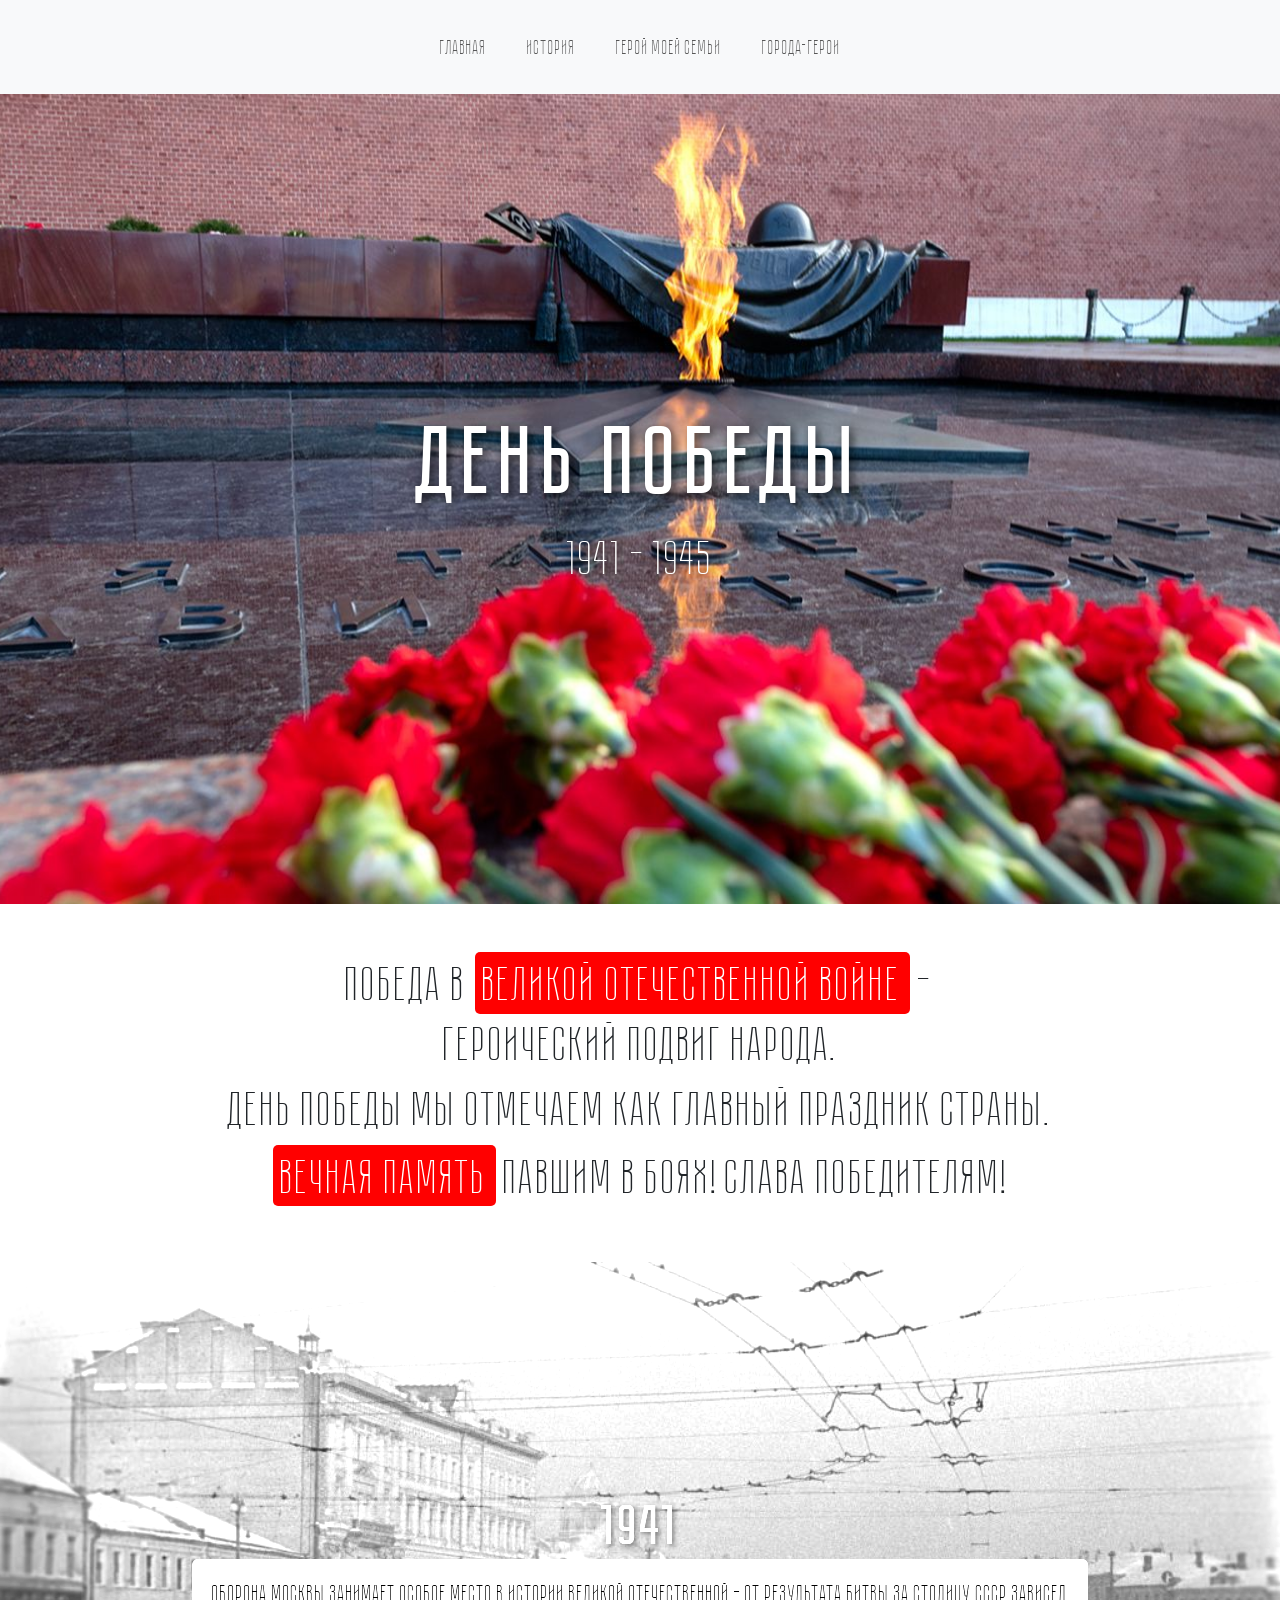
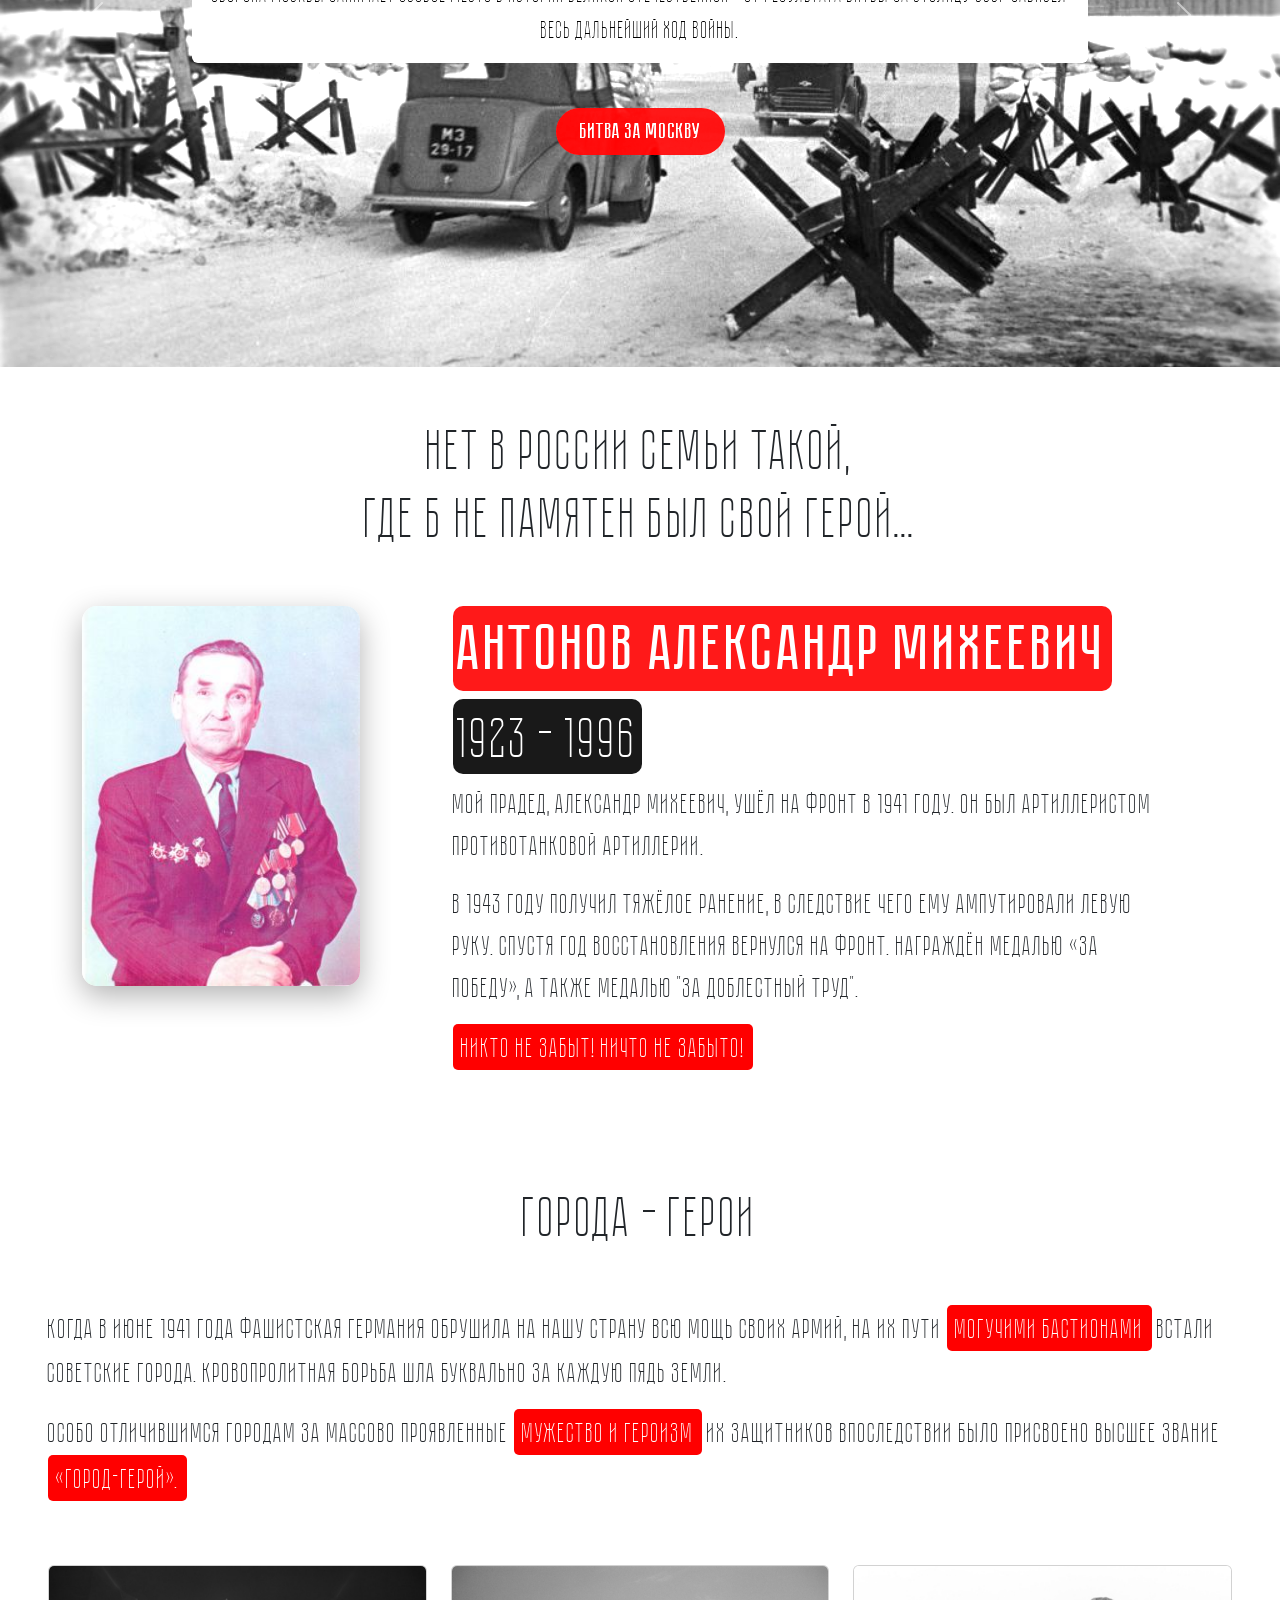
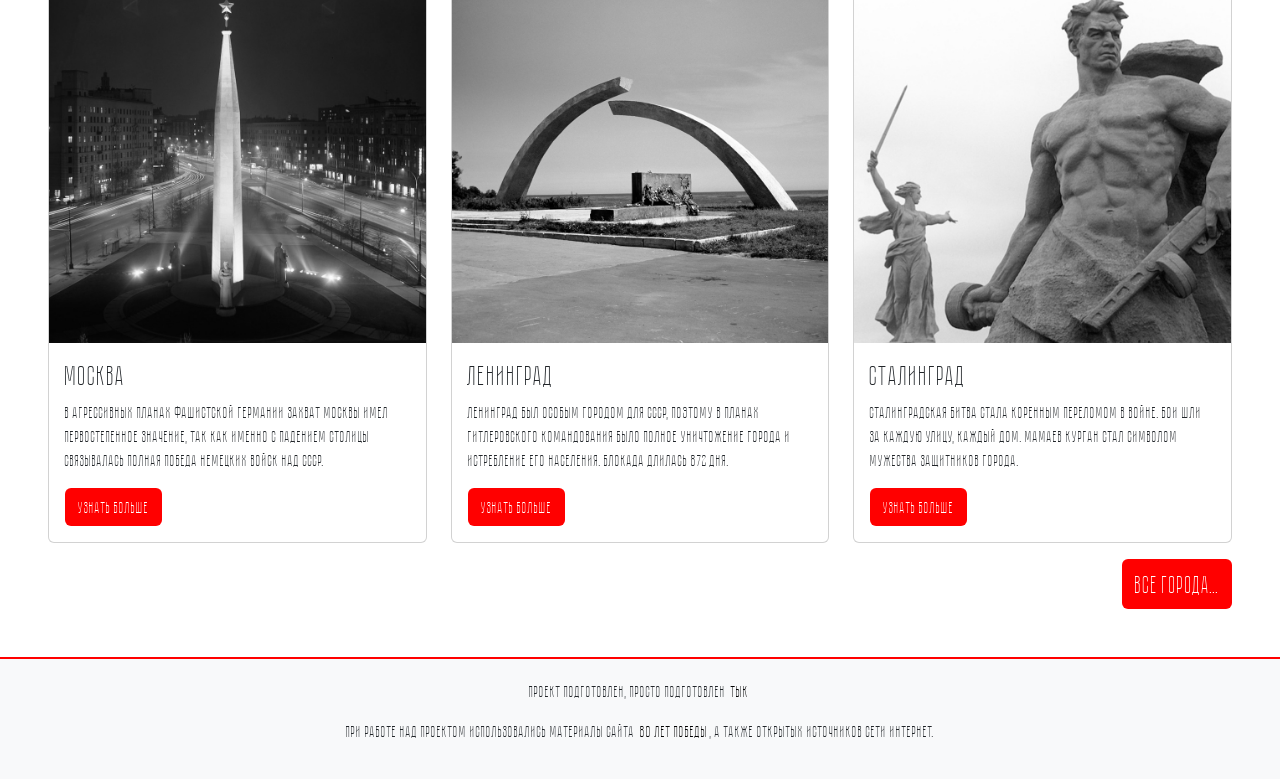
<file: index.html>
<!DOCTYPE html>
<html lang="ru">
<head>
    <meta charset="UTF-8">
    <meta name="viewport" content="width=device-width, initial-scale=1.0">
    <title>День Победы — 9 мая</title>
    <link href="https://cdn.jsdelivr.net/npm/bootstrap@5.3.3/dist/css/bootstrap.min.css" rel="stylesheet">
    <link rel="stylesheet" href="assets/style/style.css">
</head>
<body>

    <nav class="navbar navbar-expand-lg bg-body-tertiary">
        <div class="container-fluid p-3">
            <a class="navbar-brand d-block d-lg-none" href="index.html">День Победы</a>
            <button class="navbar-toggler" type="button" data-bs-toggle="collapse" data-bs-target="#header-nav" aria-controls="header-nav" aria-expanded="false" aria-label="Toggle navigation">
                <span class="navbar-toggler-icon"></span>
            </button>
            <div class="collapse navbar-collapse justify-content-md-center fs-5" id="header-nav">
                <div class="navbar-nav">
                    <a class="nav-link me-4" href="index.html">Главная</a>
                    <a class="nav-link me-4" href="#history">История</a>
                    <a class="nav-link me-4" href="#hero">Герой моей семьи</a>
                    <a class="nav-link" href="#hero-city">Города-герои</a>
                </div>
            </div>
        </div>
    </nav>

    <section class="banner">
        <div class="content w-100">
            <h1>День Победы</h1>
            <h2>1941 — 1945</h2>
        </div>
    </section>

    <main>
        <div class="history p-5 text-center" id="history">
            <h2 class="display-5">
                Победа в <span class="select">Великой Отечественной войне</span> — <br> героический подвиг народа.
            </h2>
            <h2 class="display-5">
                День Победы мы отмечаем как главный праздник страны.
            </h2>
            <h2 class="display-5">
                <span class="select">Вечная память</span> павшим в боях! Слава победителям!
            </h2>
        </div>

        <div id="eventsCarousel" class="carousel slide" data-bs-ride="carousel">
            <div class="carousel-inner">
                <div class="carousel-item active">
                    <img src="assets/media/carousel/battle-for-Moscow.jpg" class="d-block w-100" alt="Битва за Москву">
                    <div class="carousel-caption d-none d-md-block">
                        <div class="carousel-date display-4 fw-bold">1941</div>
                        <div class="carousel-text p-3 rounded">
                            <p class="mb-0">Оборона Москвы занимает особое место в истории Великой Отечественной — от результата битвы за столицу СССР зависел весь дальнейший ход войны.</p>
                        </div>
                        <div class="carousel-title p-2 px-4 rounded-pill">Битва за Москву</div>
                    </div>
                </div>
                <div class="carousel-item">
                    <img src="assets/media/carousel/defense-of-Leningrad.jpg" class="d-block w-100" alt="Оборона Ленинграда">
                    <div class="carousel-caption d-none d-md-block">
                        <div class="carousel-date display-4 fw-bold">1941—1944</div>
                        <div class="carousel-text p-3 rounded">
                            <p class="mb-0">Оборона Ленинграда стала тяжелейшим испытанием для жителей города на Неве и воинов Красной Армии. 872 страшных дня. Стойкость и сила помогли выстоять.</p>
                        </div>
                        <div class="carousel-title p-2 px-4 rounded-pill">Оборона Ленинграда</div>
                    </div>
                </div>
                <div class="carousel-item">
                    <img src="assets/media/carousel/defense-of-Sevastopol.jpg" class="d-block w-100" alt="Оборона Севастополя">
                    <div class="carousel-caption d-none d-md-block">
                        <div class="carousel-date display-4 fw-bold">1941—1942</div>
                        <div class="carousel-text p-3 rounded">
                            <p class="mb-0">Оборона Севастополя — великий подвиг советских воинов. 250 дней враг не мог сломить сопротивление защитников города русской славы.</p>
                        </div>
                        <div class="carousel-title p-2 px-4 rounded-pill">Оборона Севастополя</div>
                    </div>
                </div>
                <div class="carousel-item">
                    <img src="assets/media/carousel/battle-of-Stalingrad.jpg" class="d-block w-100" alt="Сталинградская битва">
                    <div class="carousel-caption d-none d-md-block">
                        <div class="carousel-date display-4 fw-bold">1942—1943</div>
                        <div class="carousel-text p-3 rounded">
                            <p class="mb-0">Сталинградская битва изменила историю и переломила ход всей Второй мировой войны. Коренной перелом.</p>
                        </div>
                        <div class="carousel-title p-2 px-4 rounded-pill">Сталинградская битва</div>
                    </div>
                </div>
                <div class="carousel-item">
                    <img src="assets/media/carousel/battle-of-Kursk.jpg" class="d-block w-100" alt="Курская битва">
                    <div class="carousel-caption d-none d-md-block">
                        <div class="carousel-date display-4 fw-bold">1943</div>
                        <div class="carousel-text p-3 rounded">
                            <p class="mb-0">Важнейшим событием всей Второй мировой войны летом 1943 года стала битва на Курской дуге. Броня в огне.</p>
                        </div>
                        <div class="carousel-title p-2 px-4 rounded-pill">Курская битва</div>
                    </div>
                </div>
                <div class="carousel-item">
                    <img src="assets/media/carousel/storming-Berlin.jpg" class="d-block w-100" alt="Штурм Берлина">
                    <div class="carousel-caption d-none d-md-block">
                        <div class="carousel-date display-4 fw-bold">1945</div>
                        <div class="carousel-text p-3 rounded">
                            <p class="mb-0">Берлинская операция Красной Армии (16 апреля – 8 мая 1945 года) стала завершающей битвой Великой Отечественной войны. Последний рывок.</p>
                        </div>
                        <div class="carousel-title p-2 px-4 rounded-pill">Штурм Берлина</div>
                    </div>
                </div>
            </div>
            <button class="carousel-control-prev" type="button" data-bs-target="#eventsCarousel" data-bs-slide="prev">
                <span class="carousel-control-prev-icon" aria-hidden="true"></span>
                <span class="visually-hidden">Предыдущий</span>
            </button>
            <button class="carousel-control-next" type="button" data-bs-target="#eventsCarousel" data-bs-slide="next">
                <span class="carousel-control-next-icon" aria-hidden="true"></span>
                <span class="visually-hidden">Следующий</span>
            </button>
        </div>

        <section class="hero p-5" id="hero">
            <h2 class="display-4 text-center pb-5">
                Нет в России семьи такой, <br> Где б не памятен был свой герой...
            </h2>
            <div class="hero-info row d-flex justify-content-evenly">
                <div class="col col-12 col-md-3 hero mb-3 text-center">
                    <img src="assets/media/hero.jpeg" alt="Герой моей семьи" class="hero-photo img-fluid">
                </div>
                <div class="col col-12 col-md-8 hero-history px-5">
                    <h2 class="hero-name display-3 p-1">Антонов Александр Михеевич</h2>
                    <h3 class="hero-date display-4 p-1">1923 — 1996</h3>
                    <p class="fs-3">Мой прадед, Александр Михеевич, ушёл на фронт в 1941 году. Он был артиллеристом противотанковой артиллерии. </p>
                    <p class="fs-3">В 1943 году получил тяжёлое ранение, в следствие чего ему ампутировали левую руку. Спустя год восстановления вернулся на фронт. Награждён медалью «За Победу», а также медалью "За доблестный труд".</p>
                    <p class="fs-3"><span class="select">Никто не забыт! Ничто не забыто!</span></p>
                </div>
            </div>
        </section>

        <section class="hero-city p-5" id="hero-city">
            <h2 class="display-4 text-center pb-5">Города — герои</h2>
            <p class="fs-3">
                Когда в июне 1941 года фашистская Германия обрушила на нашу страну всю мощь своих армий, на их пути 
                <span class="select">могучими бастионами</span> встали советские города. Кровопролитная борьба шла буквально за каждую пядь земли.
            </p>
            <p class="fs-3 pb-5">
                Особо отличившимся городам за массово проявленные 
                <span class="select">мужество и героизм</span> их защитников впоследствии было присвоено высшее звание 
                <span class="select">«Город-герой».</span>
            </p>
            <div class="cards d-flex justify-content-evenly row row-cols-1 row-cols-md-3 g-4">
                <div class="col">
                    <div class="card h-100">
                        <img src="assets/media/hero-city/moskow.jpg" class="card-img-top" alt="Москва">
                        <div class="card-body">
                            <h5 class="card-title fs-3">Москва</h5>
                            <p class="card-text">В агрессивных планах фашистской Германии захват Москвы имел первостепенное значение, так как именно с падением столицы связывалась полная победа немецких войск над СССР.</p>
                            <a href="https://may9.ru/our-victory/city-hero/moscow/" target="_blank" class="btn stretched-link">Узнать больше</a>
                        </div>
                    </div>
                </div>
                <div class="col">
                    <div class="card h-100">
                        <img src="assets/media/hero-city/leningrad.jpg" class="card-img-top" alt="Ленинград">
                        <div class="card-body">
                            <h5 class="card-title fs-3">Ленинград</h5>
                            <p class="card-text">Ленинград был особым городом для СССР, поэтому в планах гитлеровского командования было полное уничтожение города и истребление его населения. Блокада длилась 872 дня.</p>
                            <a href="https://may9.ru/our-victory/city-hero/leningrad/" target="_blank" class="btn stretched-link">Узнать больше</a>
                        </div>
                    </div>
                </div>
                <div class="col">
                    <div class="card h-100">
                        <img src="assets/media/hero-city/stalingrad.jpg" class="card-img-top" alt="Сталинград">
                        <div class="card-body">
                            <h5 class="card-title fs-3">Сталинград</h5>
                            <p class="card-text">Сталинградская битва стала коренным переломом в войне. Бои шли за каждую улицу, каждый дом. Мамаев курган стал символом мужества защитников города.</p>
                            <a href="https://may9.ru/our-victory/city-hero/stalingrad/" target="_blank" class="btn stretched-link">Узнать больше</a>
                        </div>
                    </div>
                </div>
            </div>
            <div class="d-flex justify-content-end">
                <a href="hero-city.html" class="btn fs-4 mt-3">Все города...</a>
            </div>
        </section>
    </main>

    <footer class="footer text-center p-1">
        <div class="content p-3">
            <p>Проект подготовлен, просто подготовлен <a href="https://vk.com/feed" target="_blank">ТЫК</a></p>
            <p>При работе над проектом использовались материалы сайта <a href="https://may9.ru/" target="_blank">80 лет Победы</a>, а также открытых источников сети Интернет.</p>
        </div>
    </footer>

    <script src="https://cdn.jsdelivr.net/npm/bootstrap@5.3.3/dist/js/bootstrap.bundle.min.js"></script>
</body>
</html>
</file>
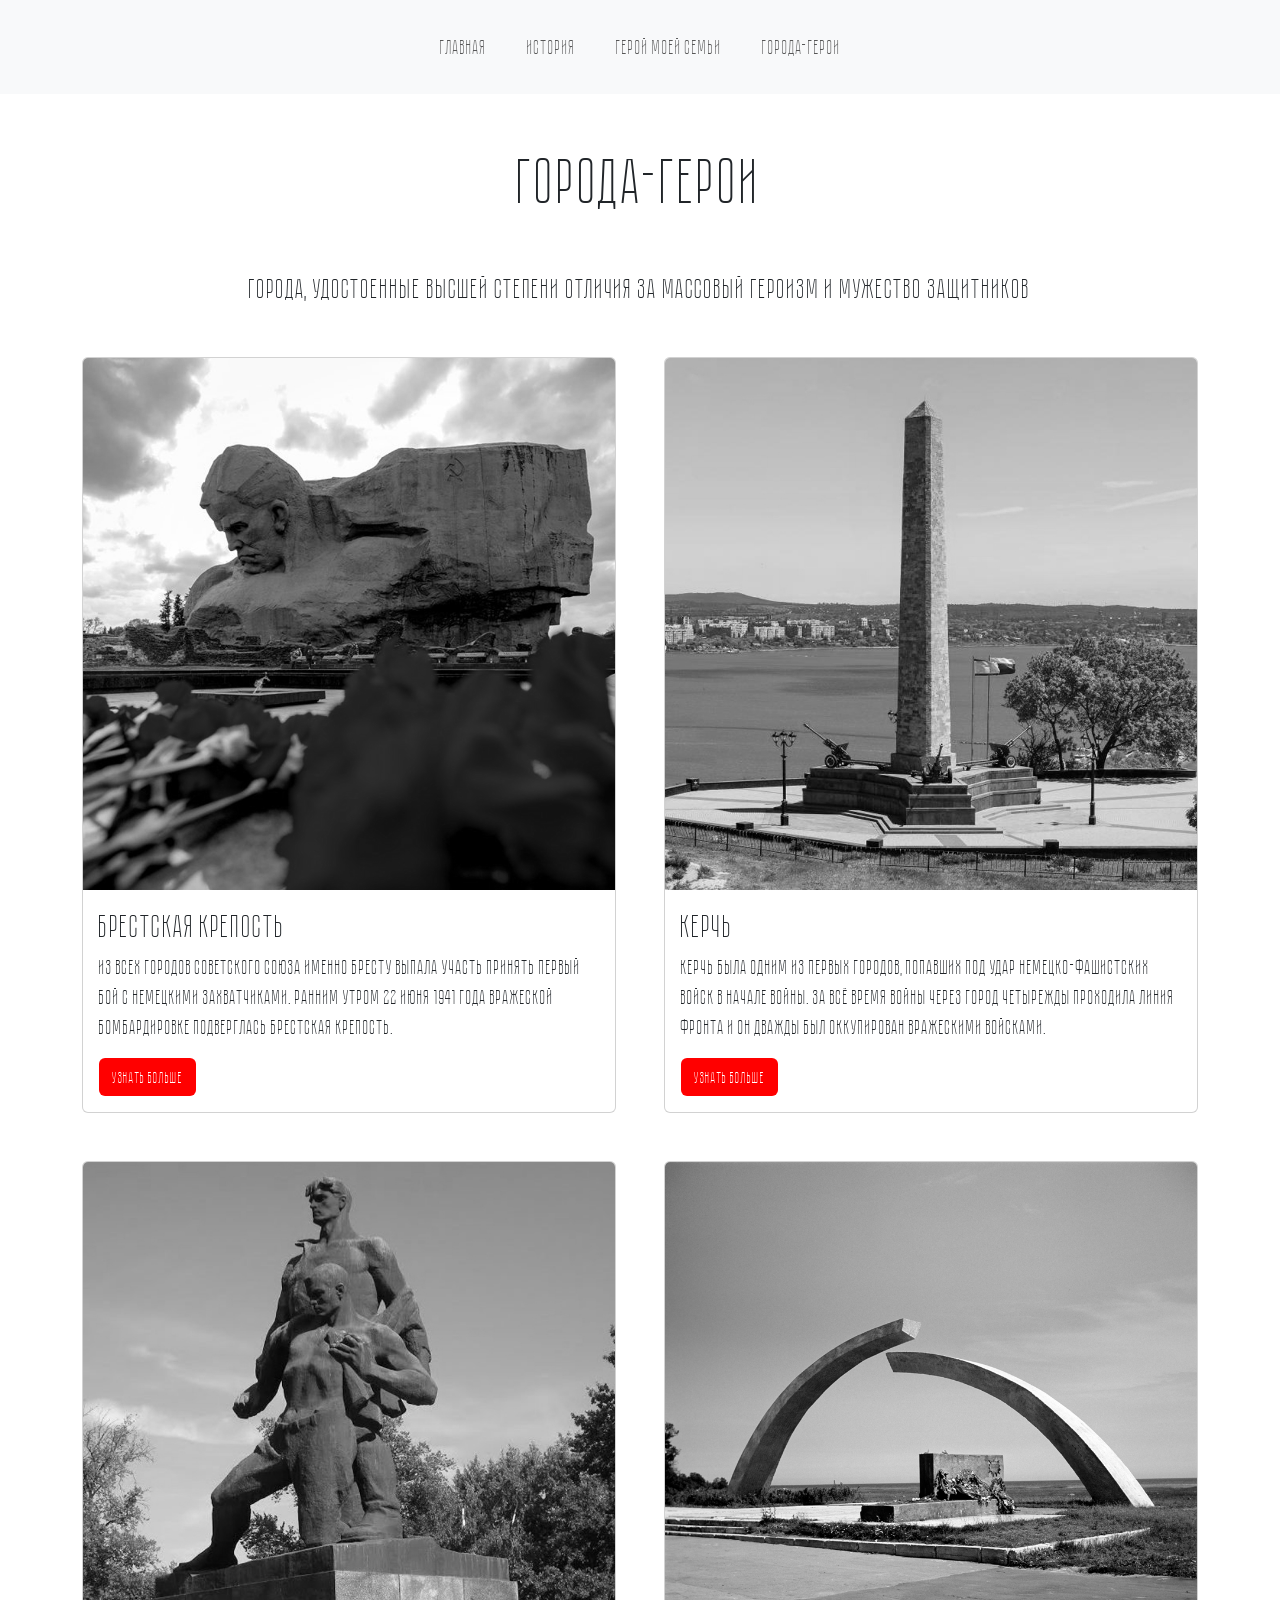
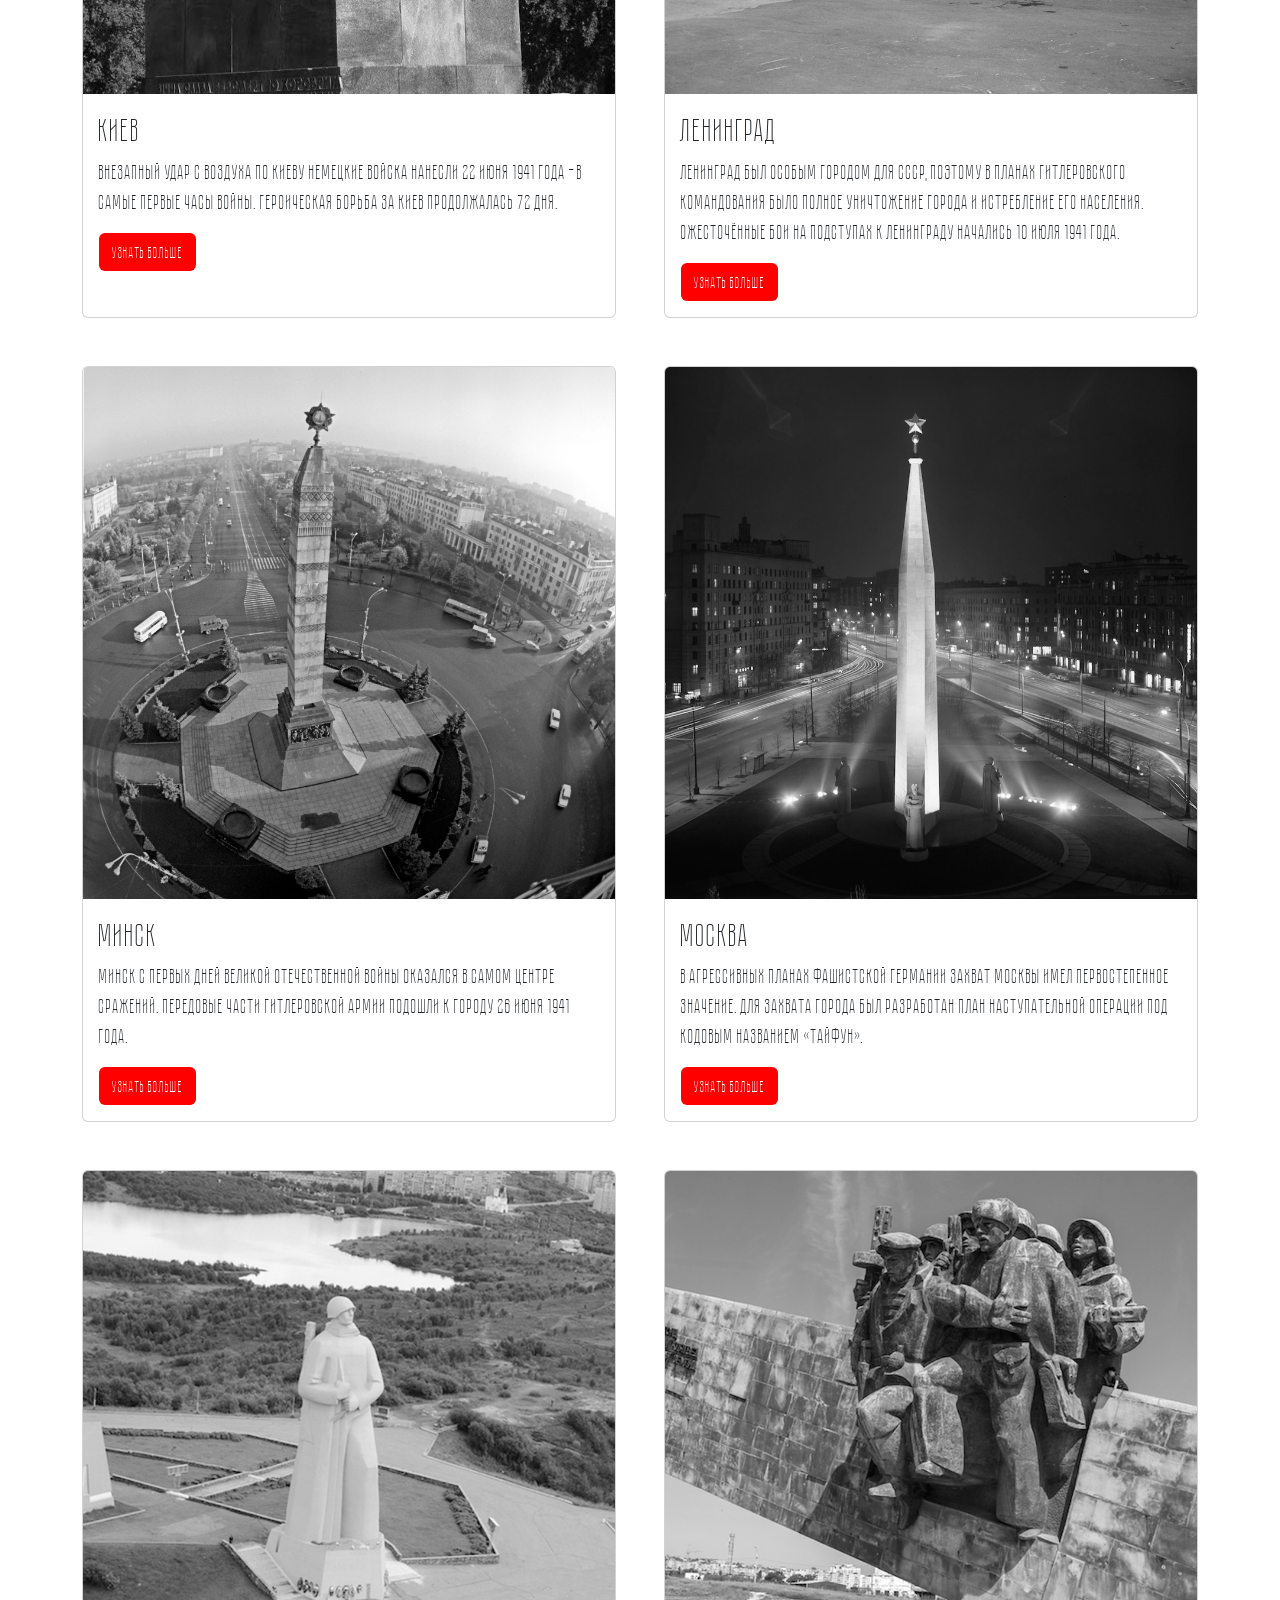
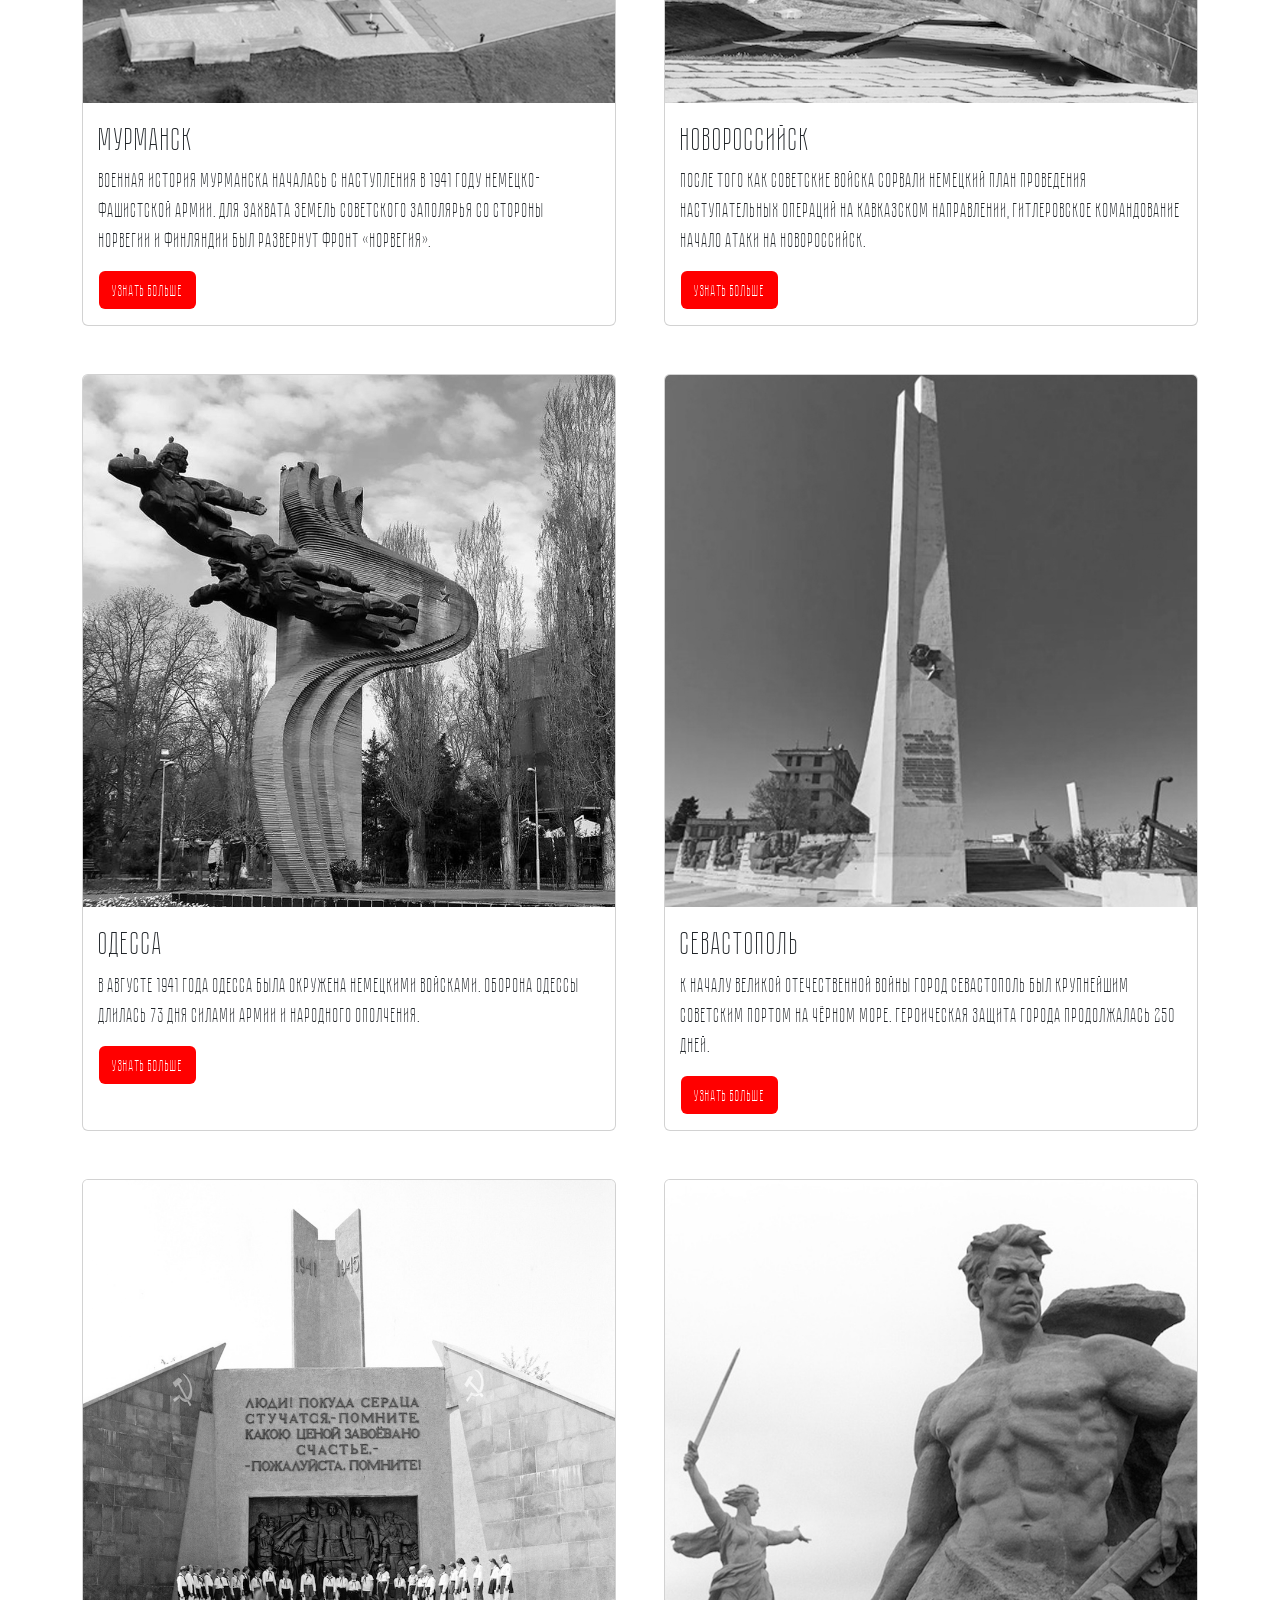
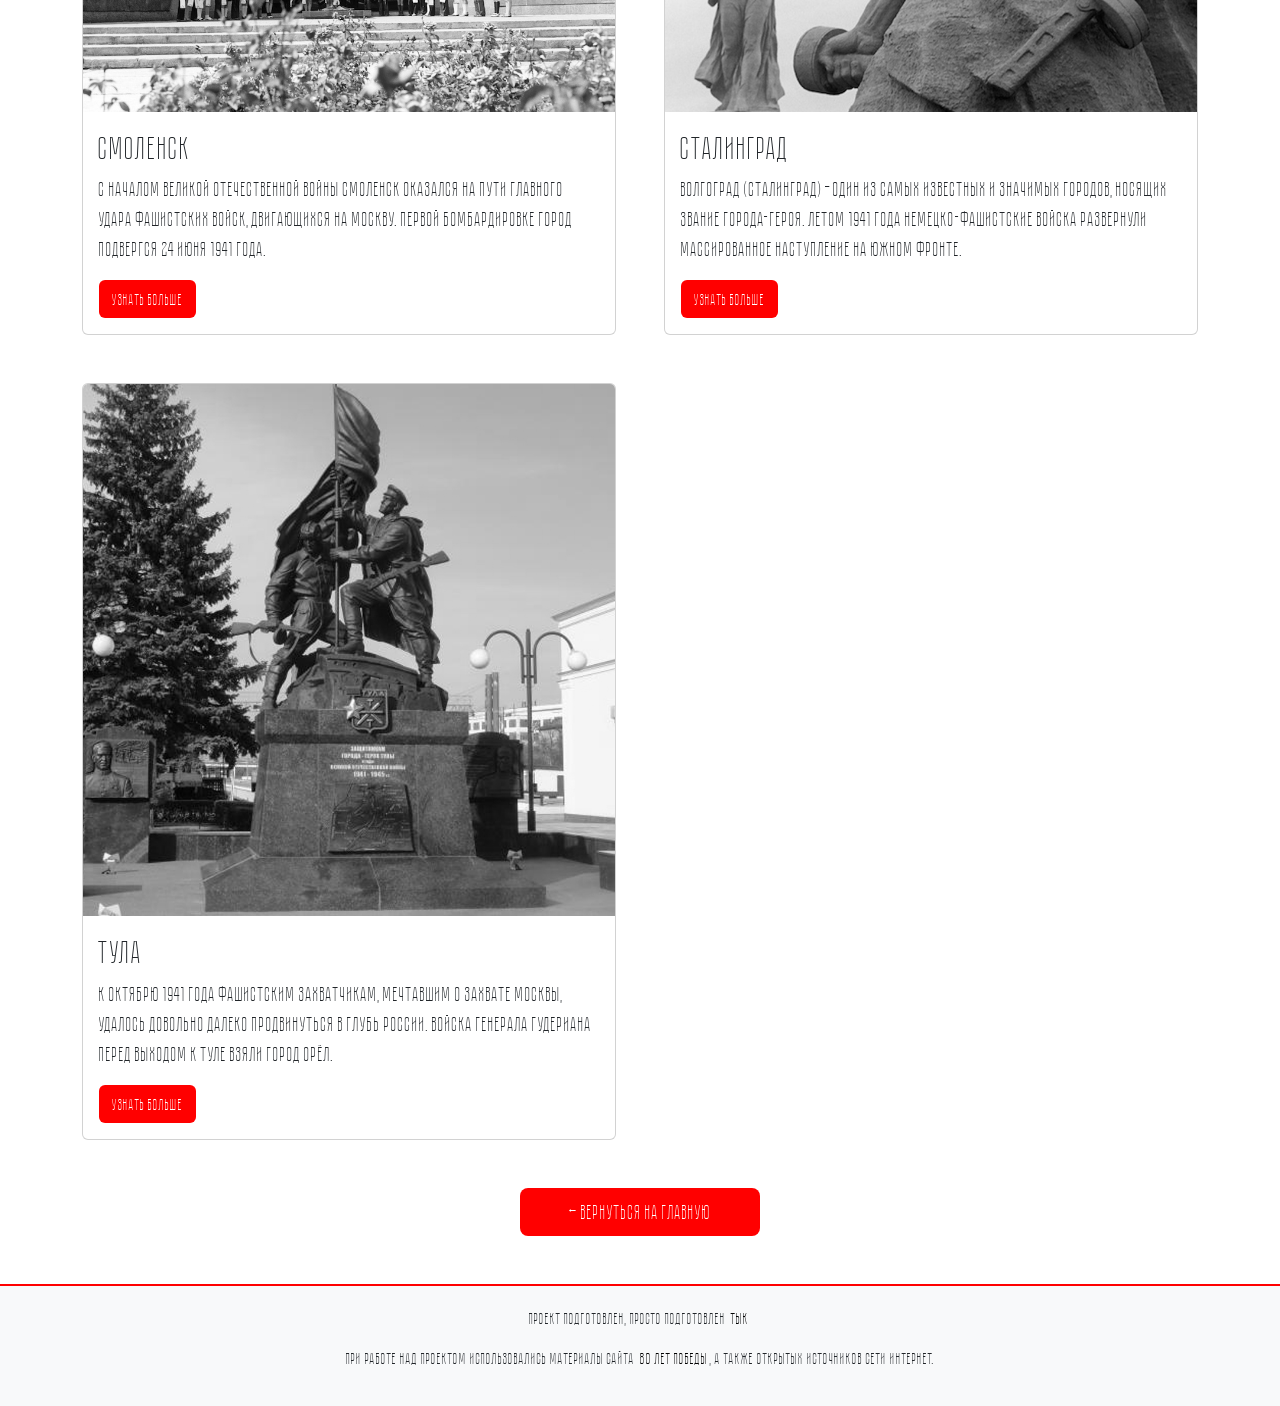
<file: hero-city.html>
<!DOCTYPE html>
<html lang="ru">
<head>
    <meta charset="UTF-8">
    <meta name="viewport" content="width=device-width, initial-scale=1.0">
    <title>Города-герои — День Победы</title>
    <link href="https://cdn.jsdelivr.net/npm/bootstrap@5.3.3/dist/css/bootstrap.min.css" rel="stylesheet">
    <link rel="stylesheet" href="assets/style/style.css">
</head>
<body>

    <nav class="navbar navbar-expand-lg bg-body-tertiary">
        <div class="container-fluid p-3">
            <a class="navbar-brand d-block d-lg-none" href="index.html">День Победы</a>
            <button class="navbar-toggler" type="button" data-bs-toggle="collapse" data-bs-target="#header-nav" aria-controls="header-nav" aria-expanded="false" aria-label="Toggle navigation">
                <span class="navbar-toggler-icon"></span>
            </button>
            <div class="collapse navbar-collapse justify-content-md-center fs-5" id="header-nav">
                <div class="navbar-nav">
                    <a class="nav-link me-4" href="index.html">Главная</a>
                    <a class="nav-link me-4" href="index.html#history">История</a>
                    <a class="nav-link me-4" href="index.html#hero">Герой моей семьи</a>
                    <a class="nav-link" href="index.html#hero-city">Города-герои</a>
                </div>
            </div>
        </div>
    </nav>

    <main class="container py-5">
        <h1 class="display-3 text-center mb-5">Города-герои</h1>
        <p class="fs-3 text-center mb-5">Города, удостоенные высшей степени отличия за массовый героизм и мужество защитников</p>

        <div class="cards row row-cols-1 row-cols-md-2 g-5">
            <div class="col">
                <div class="card h-100">
                    <img src="assets/media/hero-city/brest-fortress.jpg" class="card-img-top" alt="Брестская крепость">
                    <div class="card-body">
                        <h5 class="card-title fs-2">Брестская крепость</h5>
                        <p class="card-text fs-5">Из всех городов Советского Союза именно Бресту выпала участь принять первый бой с немецкими захватчиками. Ранним утром 22 июня 1941 года вражеской бомбардировке подверглась Брестская крепость.</p>
                        <a href="https://may9.ru/our-victory/city-hero/brest-fortress/" target="_blank" class="btn stretched-link">Узнать больше</a>
                    </div>
                </div>
            </div>

            <div class="col">
                <div class="card h-100">
                    <img src="assets/media/hero-city/kerch.jpg" class="card-img-top" alt="Керчь">
                    <div class="card-body">
                        <h5 class="card-title fs-2">Керчь</h5>
                        <p class="card-text fs-5">Керчь была одним из первых городов, попавших под удар немецко-фашистских войск в начале войны. За всё время войны через город четырежды проходила линия фронта и он дважды был оккупирован вражескими войсками.</p>
                        <a href="https://may9.ru/our-victory/city-hero/kerch/" target="_blank" class="btn stretched-link">Узнать больше</a>
                    </div>
                </div>
            </div>

            <div class="col">
                <div class="card h-100">
                    <img src="assets/media/hero-city/kyiv.jpg" class="card-img-top" alt="Киев">
                    <div class="card-body">
                        <h5 class="card-title fs-2">Киев</h5>
                        <p class="card-text fs-5">Внезапный удар с воздуха по Киеву немецкие войска нанесли 22 июня 1941 года — в самые первые часы войны. Героическая борьба за Киев продолжалась 72 дня.</p>
                        <a href="https://may9.ru/our-victory/city-hero/kiev/" target="_blank" class="btn stretched-link">Узнать больше</a>
                    </div>
                </div>
            </div>

            <div class="col">
                <div class="card h-100">
                    <img src="assets/media/hero-city/leningrad.jpg" class="card-img-top" alt="Ленинград">
                    <div class="card-body">
                        <h5 class="card-title fs-2">Ленинград</h5>
                        <p class="card-text fs-5">Ленинград был особым городом для СССР, поэтому в планах гитлеровского командования было полное уничтожение города и истребление его населения. Ожесточённые бои на подступах к Ленинграду начались 10 июля 1941 года.</p>
                        <a href="https://may9.ru/our-victory/city-hero/leningrad/" target="_blank" class="btn stretched-link">Узнать больше</a>
                    </div>
                </div>
            </div>

            <div class="col">
                <div class="card h-100">
                    <img src="assets/media/hero-city/minsk.jpg" class="card-img-top" alt="Минск">
                    <div class="card-body">
                        <h5 class="card-title fs-2">Минск</h5>
                        <p class="card-text fs-5">Минск с первых дней Великой Отечественной войны оказался в самом центре сражений. Передовые части гитлеровской армии подошли к городу 26 июня 1941 года.</p>
                        <a href="https://may9.ru/our-victory/city-hero/minsk/" target="_blank" class="btn stretched-link">Узнать больше</a>
                    </div>
                </div>
            </div>

            <div class="col">
                <div class="card h-100">
                    <img src="assets/media/hero-city/moskow.jpg" class="card-img-top" alt="Москва">
                    <div class="card-body">
                        <h5 class="card-title fs-2">Москва</h5>
                        <p class="card-text fs-5">В агрессивных планах фашистской Германии захват Москвы имел первостепенное значение. Для захвата города был разработан план наступательной операции под кодовым названием «Тайфун».</p>
                        <a href="https://may9.ru/our-victory/city-hero/moscow/" target="_blank" class="btn stretched-link">Узнать больше</a>
                    </div>
                </div>
            </div>

            <div class="col">
                <div class="card h-100">
                    <img src="assets/media/hero-city/murmansk.jpg" class="card-img-top" alt="Мурманск">
                    <div class="card-body">
                        <h5 class="card-title fs-2">Мурманск</h5>
                        <p class="card-text fs-5">Военная история Мурманска началась с наступления в 1941 году немецко-фашистской армии. Для захвата земель Советского Заполярья со стороны Норвегии и Финляндии был развернут фронт «Норвегия».</p>
                        <a href="https://may9.ru/our-victory/city-hero/murmansk/" target="_blank" class="btn stretched-link">Узнать больше</a>
                    </div>
                </div>
            </div>

            <div class="col">
                <div class="card h-100">
                    <img src="assets/media/hero-city/novorossiysk.jpg" class="card-img-top" alt="Новороссийск">
                    <div class="card-body">
                        <h5 class="card-title fs-2">Новороссийск</h5>
                        <p class="card-text fs-5">После того как советские войска сорвали немецкий план проведения наступательных операций на кавказском направлении, гитлеровское командование начало атаки на Новороссийск.</p>
                        <a href="https://may9.ru/our-victory/city-hero/novorossiysk/" target="_blank" class="btn stretched-link">Узнать больше</a>
                    </div>
                </div>
            </div>

            <div class="col">
                <div class="card h-100">
                    <img src="assets/media/hero-city/odessa.jpg" class="card-img-top" alt="Одесса">
                    <div class="card-body">
                        <h5 class="card-title fs-2">Одесса</h5>
                        <p class="card-text fs-5">В августе 1941 года Одесса была окружена немецкими войсками. Оборона Одессы длилась 73 дня силами армии и народного ополчения.</p>
                        <a href="https://may9.ru/our-victory/city-hero/odessa/" target="_blank" class="btn stretched-link">Узнать больше</a>
                    </div>
                </div>
            </div>

            <div class="col">
                <div class="card h-100">
                    <img src="assets/media/hero-city/sevastopol.jpg" class="card-img-top" alt="Севастополь">
                    <div class="card-body">
                        <h5 class="card-title fs-2">Севастополь</h5>
                        <p class="card-text fs-5">К началу Великой Отечественной войны город Севастополь был крупнейшим советским портом на Чёрном море. Героическая защита города продолжалась 250 дней.</p>
                        <a href="https://may9.ru/our-victory/city-hero/sevastopol/" target="_blank" class="btn stretched-link">Узнать больше</a>
                    </div>
                </div>
            </div>

            <div class="col">
                <div class="card h-100">
                    <img src="assets/media/hero-city/smolensk.jpg" class="card-img-top" alt="Смоленск">
                    <div class="card-body">
                        <h5 class="card-title fs-2">Смоленск</h5>
                        <p class="card-text fs-5">С началом Великой Отечественной войны Смоленск оказался на пути главного удара фашистских войск, двигающихся на Москву. Первой бомбардировке город подвергся 24 июня 1941 года.</p>
                        <a href="https://may9.ru/our-victory/city-hero/smolensk/" target="_blank" class="btn stretched-link">Узнать больше</a>
                    </div>
                </div>
            </div>

            <div class="col">
                <div class="card h-100">
                    <img src="assets/media/hero-city/stalingrad.jpg" class="card-img-top" alt="Сталинград">
                    <div class="card-body">
                        <h5 class="card-title fs-2">Сталинград</h5>
                        <p class="card-text fs-5">Волгоград (Сталинград) — один из самых известных и значимых городов, носящих звание города-героя. Летом 1941 года немецко-фашистские войска развернули массированное наступление на южном фронте.</p>
                        <a href="https://may9.ru/our-victory/city-hero/stalingrad/" target="_blank" class="btn stretched-link">Узнать больше</a>
                    </div>
                </div>
            </div>

            <div class="col">
                <div class="card h-100">
                    <img src="assets/media/hero-city/tula.jpg" class="card-img-top" alt="Тула">
                    <div class="card-body">
                        <h5 class="card-title fs-2">Тула</h5>
                        <p class="card-text fs-5">К октябрю 1941 года фашистским захватчикам, мечтавшим о захвате Москвы, удалось довольно далеко продвинуться в глубь России. Войска генерала Гудериана перед выходом к Туле взяли город Орёл.</p>
                        <a href="https://may9.ru/our-victory/city-hero/tula/" target="_blank" class="btn stretched-link">Узнать больше</a>
                    </div>
                </div>
            </div>
        </div>

        <div class="d-flex justify-content-center mt-5">
            <a href="index.html" class="btn btn-lg px-5">← Вернуться на главную</a>
        </div>
    </main>

    <footer class="footer text-center p-1">
        <div class="content p-3">
            <p>Проект подготовлен, просто подготовлен <a href="https://vk.com/feed" target="_blank">ТЫК</a></p>
            <p>При работе над проектом использовались материалы сайта <a href="https://may9.ru/" target="_blank">80 лет Победы</a>, а также открытых источников сети Интернет.</p>
        </div>
    </footer>

    <script src="https://cdn.jsdelivr.net/npm/bootstrap@5.3.3/dist/js/bootstrap.bundle.min.js"></script>
</body>
</html>
</file>
<file: assets/style/style.css>
@font-face {
    font-family: 'Pobeda';
    src: url('../fonts/pobeda-regular.ttf') format('truetype');
    font-weight: 400;
    font-style: normal;
}

@font-face {
    font-family: 'Pobeda';
    src: url('../fonts/pobeda-bold.ttf') format('truetype');
    font-weight: 700;
    font-style: normal;
}

* {
    margin: 0;
    padding: 0;
    box-sizing: border-box;
}

body {
    font-family: 'Pobeda', 'Segoe UI', system-ui, -apple-system, sans-serif;
}

.nav-link:hover {
    background-color: #ff0000;
    color: #ffffff;
    border-radius: 5px;
    transition: all 0.3s ease;
}

.banner {
    background-image: url('../media/banner-bg.jpg');
    background-size: cover;
    background-position: center;
    background-repeat: no-repeat;
    height: 90vh;
    display: flex;
    align-items: center;
    justify-content: center;
    text-align: center;
}

.banner .content h1 {
    font-size: 6rem;
    font-weight: 700;
    color: #ffffff;
    text-shadow: 3px 3px 10px rgba(0, 0, 0, 0.7);
    letter-spacing: 3px;
}

.banner .content h2 {
    font-size: 3rem;
    font-weight: 400;
    color: #ffffff;
    text-shadow: 2px 2px 8px rgba(0, 0, 0, 0.7);
}

@media screen and (max-width: 768px) {
    .banner .content h1 {
        font-size: 3rem;
    }
    .banner .content h2 {
        font-size: 1.8rem;
    }
}

@media screen and (max-width: 480px) {
    .banner .content h1 {
        font-size: 2rem;
    }
    .banner .content h2 {
        font-size: 1.3rem;
    }
}

.select {
    background-color: #ff0000;
    color: #ffffff;
    padding: 2px 8px;
    border-radius: 5px;
    display: inline-block;
}

.carousel-inner {
    max-height: 95vh;
}

.carousel-item {
    filter: brightness(1.2);
}

.carousel-caption {
    padding-bottom: 15%;
}

.carousel-date {
    font-weight: 900;
    text-shadow: 2px 2px 5px rgba(0, 0, 0, 0.5);
}

.carousel-text {
    display: block;
    background-color: rgba(255, 255, 255, 0.85);
    margin-bottom: 5%;
    font-size: 1.5rem;
    border-radius: 10px;
    color: #000000;
}

.carousel-note {
    color: #ffffff;
    background-color: rgba(0, 0, 0, 0.9);
}

.carousel-title {
    display: inline-block;
    color: #ffffff;
    background-color: rgba(255, 0, 0, 0.9);
    font-weight: bold;
    font-size: 1.3rem;
}

@media screen and (max-width: 1145px) {
    .carousel-text {
        font-size: 1.3rem;
    }
}

@media screen and (max-width: 768px) {
    .carousel-text {
        font-size: 0.9rem;
    }
    .carousel-title {
        font-size: 0.9rem;
    }
    .carousel-date {
        font-size: 1.5rem;
    }
}

.hero-photo {
    border-radius: 15px;
    box-shadow: 0 10px 30px rgba(0, 0, 0, 0.3);
    width: 100%;
    max-width: 300px;
}

.hero-name {
    display: inline-block;
    color: #ffffff;
    background-color: rgba(255, 0, 0, 0.9);
    font-weight: 900;
    border-radius: 10px;
}

.hero-date {
    display: inline-block;
    color: #ffffff;
    background-color: rgba(0, 0, 0, 0.9);
    border-radius: 10px;
}

.card {
    transition: transform 0.3s ease, box-shadow 0.3s ease;
}

.card:hover {
    transform: translateY(-10px);
    box-shadow: 0 15px 35px rgba(0, 0, 0, 0.2);
}

.btn {
    background-color: #ff0000;
    color: #ffffff;
    transition: all 0.3s ease;
}

.btn:hover {
    background-color: #cc0000;
    color: #ffffff;
    transform: scale(1.05);
}

.footer {
    background-color: #f8f9fa;
    border-top: 2px solid #ff0000;
}

.footer a {
    padding-left: 2px;
    padding-right: 2px;
    text-decoration: none;
    color: #000000;
    transition: all 0.3s ease;
}

.footer a:hover {
    color: #ffffff;
    background-color: #ff0000;
    border-radius: 3px;
}

html {
    scroll-behavior: smooth;
}

section {
    scroll-margin-top: 80px;
}
.card-img-top {
    filter: grayscale(100%);
    transition: filter 0.3s ease;
}

.card:hover .card-img-top {
    filter: grayscale(0%);
}
</file>
